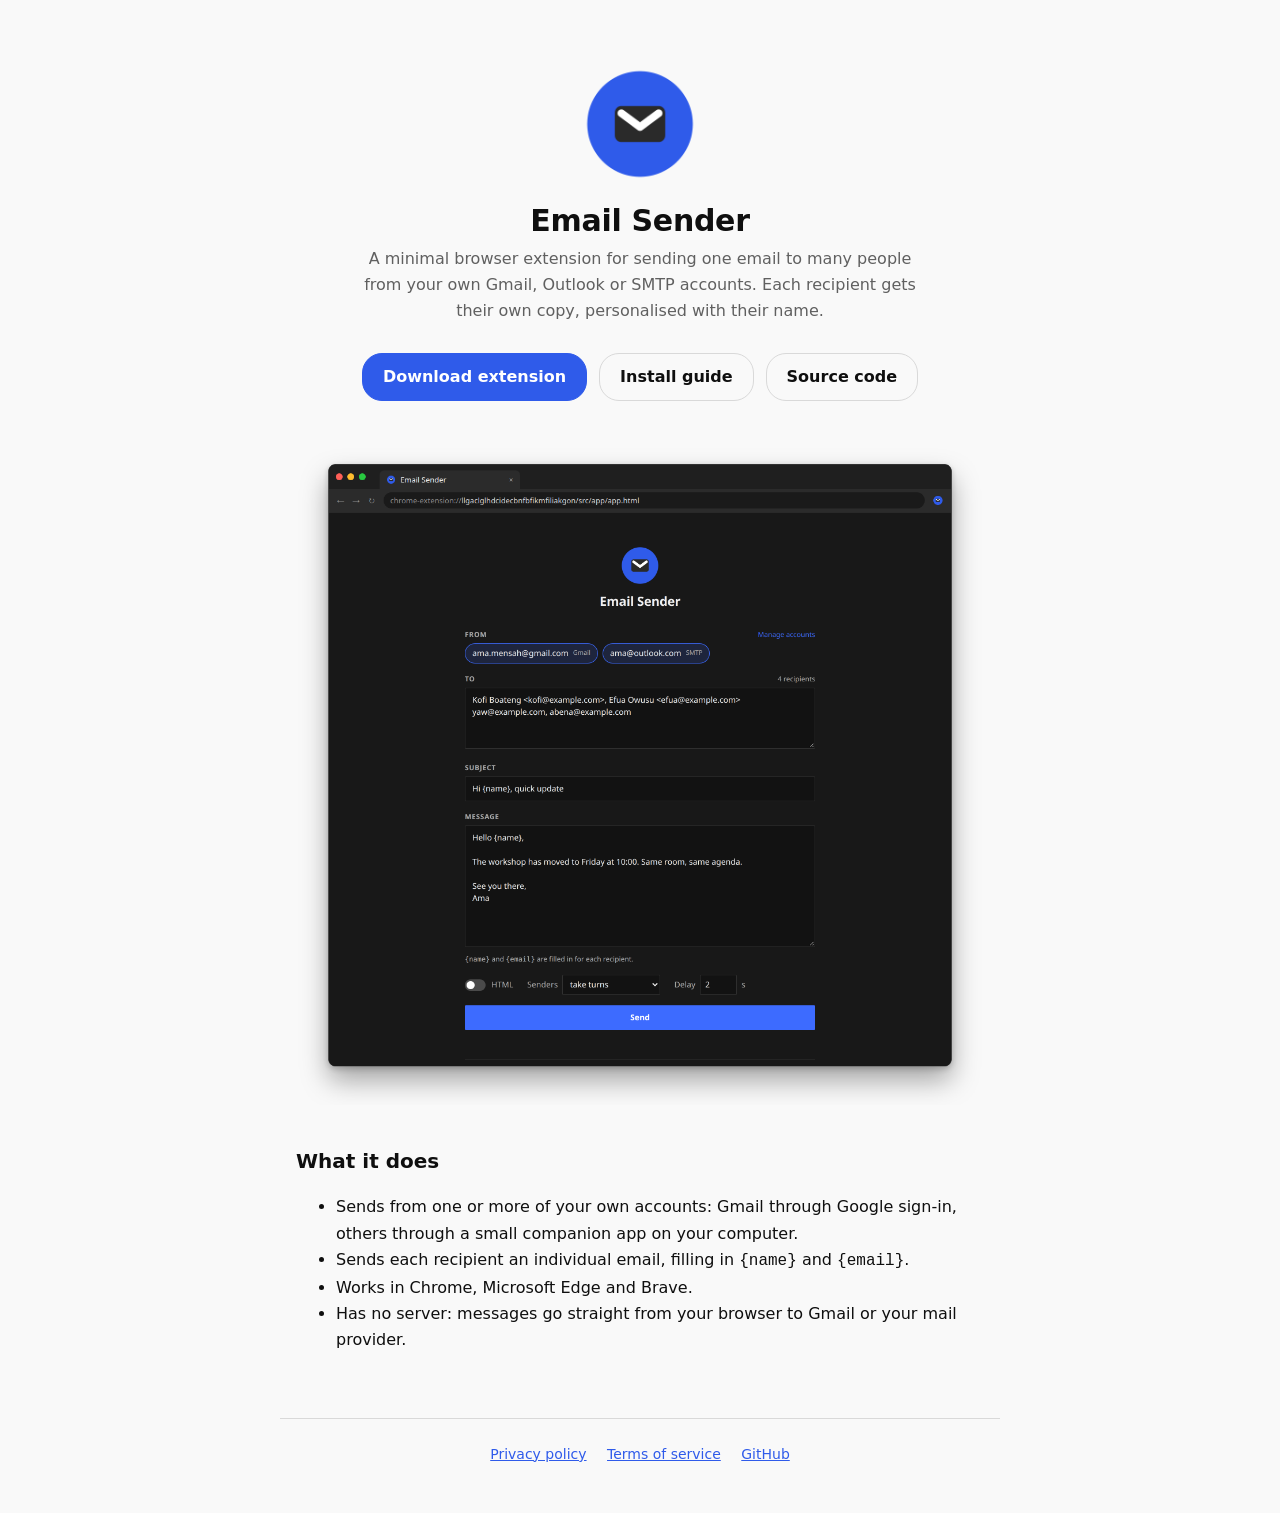
<file: docs/index.html>
<!doctype html>
<html lang="en">
<head>
<meta charset="utf-8">
<meta name="viewport" content="width=device-width, initial-scale=1">
<title>Email Sender</title>
<meta name="description" content="A minimal browser extension for sending one email to many people from your own Gmail, Outlook or SMTP accounts.">
<link rel="icon" href="logo.png">
<link rel="stylesheet" href="style.css">
</head>
<body>
<main>
  <div class="brand">
    <img src="logo.png" width="120" height="120" alt="">
    <h1>Email Sender</h1>
  </div>
  <p class="lead">A minimal browser extension for sending one email to many people from your own Gmail, Outlook or SMTP accounts. Each recipient gets their own copy, personalised with their name.</p>

  <div class="actions">
    <a class="button primary" href="https://github.com/Qharny/email/releases/latest/download/email-sender-extension.zip">Download extension</a>
    <a class="button" href="https://github.com/Qharny/email#installation-chrome-microsoft-edge-or-brave">Install guide</a>
    <a class="button" href="https://github.com/Qharny/email">Source code</a>
  </div>

  <img class="shot" src="screenshot.png" width="1194" height="1152" alt="The Email Sender composer in Google Chrome">

  <h2>What it does</h2>
  <ul>
    <li>Sends from one or more of your own accounts: Gmail through Google sign-in, others through a small companion app on your computer.</li>
    <li>Sends each recipient an individual email, filling in <code>{name}</code> and <code>{email}</code>.</li>
    <li>Works in Chrome, Microsoft Edge and Brave.</li>
    <li>Has no server: messages go straight from your browser to Gmail or your mail provider.</li>
  </ul>
</main>
<footer>
  <a href="privacy.html">Privacy policy</a>
  <a href="terms.html">Terms of service</a>
  <a href="https://github.com/Qharny/email">GitHub</a>
</footer>
</body>
</html>
</file>
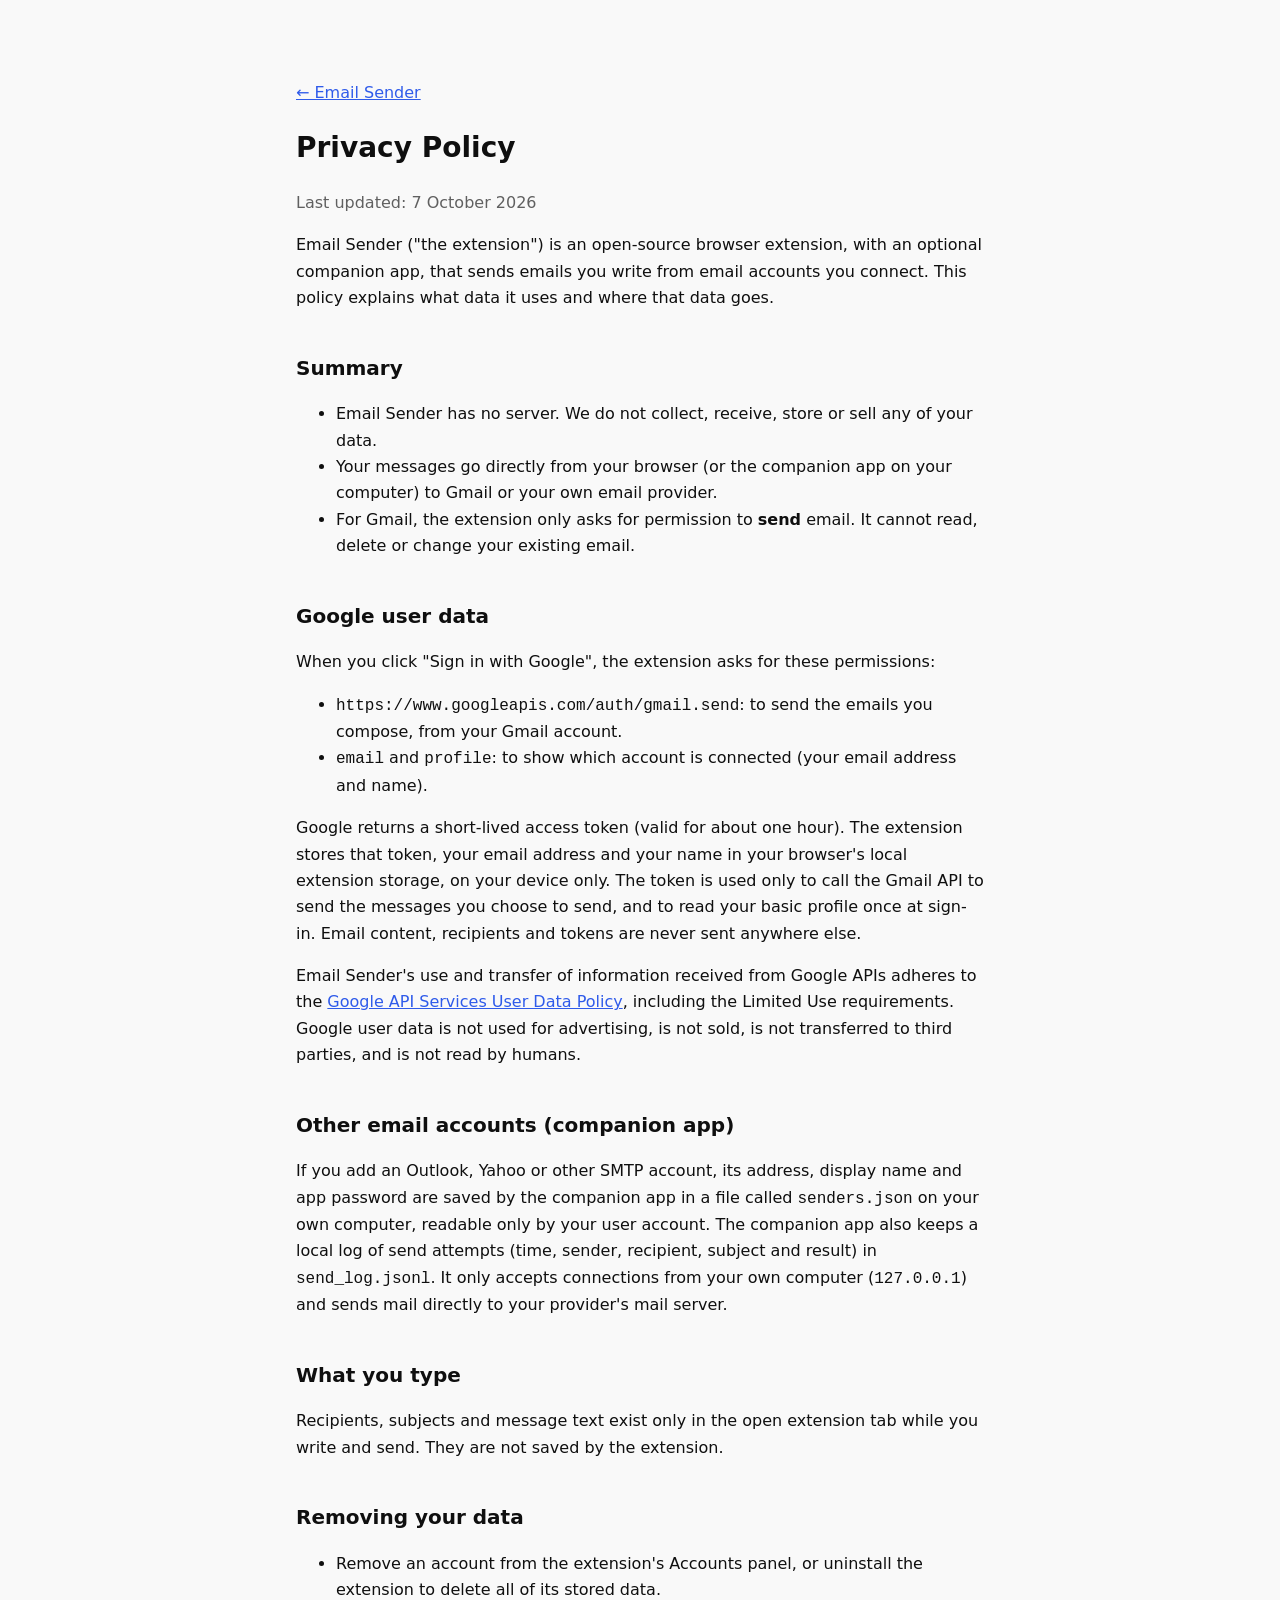
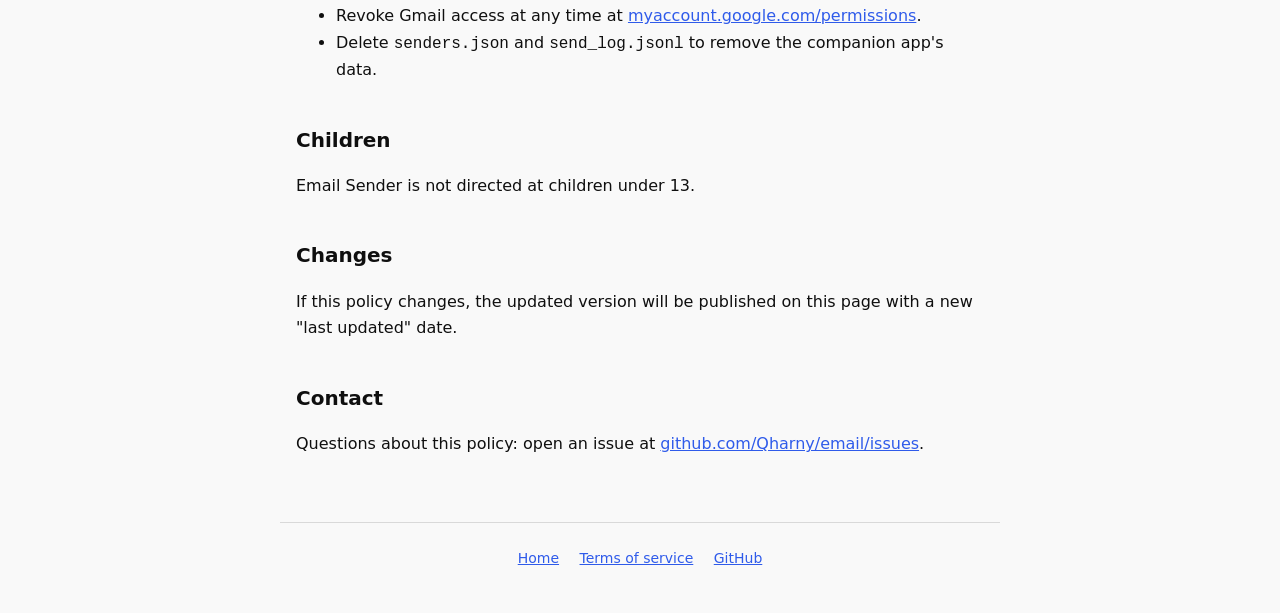
<file: docs/privacy.html>
<!doctype html>
<html lang="en">
<head>
<meta charset="utf-8">
<meta name="viewport" content="width=device-width, initial-scale=1">
<title>Privacy Policy · Email Sender</title>
<link rel="icon" href="logo.png">
<link rel="stylesheet" href="style.css">
</head>
<body>
<main class="doc">
  <p><a href="./">← Email Sender</a></p>
  <h1>Privacy Policy</h1>
  <p class="updated">Last updated: 7 October 2026</p>

  <p>Email Sender ("the extension") is an open-source browser extension, with an optional companion app, that sends emails you write from email accounts you connect. This policy explains what data it uses and where that data goes.</p>

  <h2>Summary</h2>
  <ul>
    <li>Email Sender has no server. We do not collect, receive, store or sell any of your data.</li>
    <li>Your messages go directly from your browser (or the companion app on your computer) to Gmail or your own email provider.</li>
    <li>For Gmail, the extension only asks for permission to <strong>send</strong> email. It cannot read, delete or change your existing email.</li>
  </ul>

  <h2>Google user data</h2>
  <p>When you click "Sign in with Google", the extension asks for these permissions:</p>
  <ul>
    <li><code>https://www.googleapis.com/auth/gmail.send</code>: to send the emails you compose, from your Gmail account.</li>
    <li><code>email</code> and <code>profile</code>: to show which account is connected (your email address and name).</li>
  </ul>
  <p>Google returns a short-lived access token (valid for about one hour). The extension stores that token, your email address and your name in your browser's local extension storage, on your device only. The token is used only to call the Gmail API to send the messages you choose to send, and to read your basic profile once at sign-in. Email content, recipients and tokens are never sent anywhere else.</p>
  <p>Email Sender's use and transfer of information received from Google APIs adheres to the <a href="https://developers.google.com/terms/api-services-user-data-policy">Google API Services User Data Policy</a>, including the Limited Use requirements. Google user data is not used for advertising, is not sold, is not transferred to third parties, and is not read by humans.</p>

  <h2>Other email accounts (companion app)</h2>
  <p>If you add an Outlook, Yahoo or other SMTP account, its address, display name and app password are saved by the companion app in a file called <code>senders.json</code> on your own computer, readable only by your user account. The companion app also keeps a local log of send attempts (time, sender, recipient, subject and result) in <code>send_log.jsonl</code>. It only accepts connections from your own computer (<code>127.0.0.1</code>) and sends mail directly to your provider's mail server.</p>

  <h2>What you type</h2>
  <p>Recipients, subjects and message text exist only in the open extension tab while you write and send. They are not saved by the extension.</p>

  <h2>Removing your data</h2>
  <ul>
    <li>Remove an account from the extension's Accounts panel, or uninstall the extension to delete all of its stored data.</li>
    <li>Revoke Gmail access at any time at <a href="https://myaccount.google.com/permissions">myaccount.google.com/permissions</a>.</li>
    <li>Delete <code>senders.json</code> and <code>send_log.jsonl</code> to remove the companion app's data.</li>
  </ul>

  <h2>Children</h2>
  <p>Email Sender is not directed at children under 13.</p>

  <h2>Changes</h2>
  <p>If this policy changes, the updated version will be published on this page with a new "last updated" date.</p>

  <h2>Contact</h2>
  <p>Questions about this policy: open an issue at <a href="https://github.com/Qharny/email/issues">github.com/Qharny/email/issues</a>.</p>
</main>
<footer>
  <a href="./">Home</a>
  <a href="terms.html">Terms of service</a>
  <a href="https://github.com/Qharny/email">GitHub</a>
</footer>
</body>
</html>
</file>
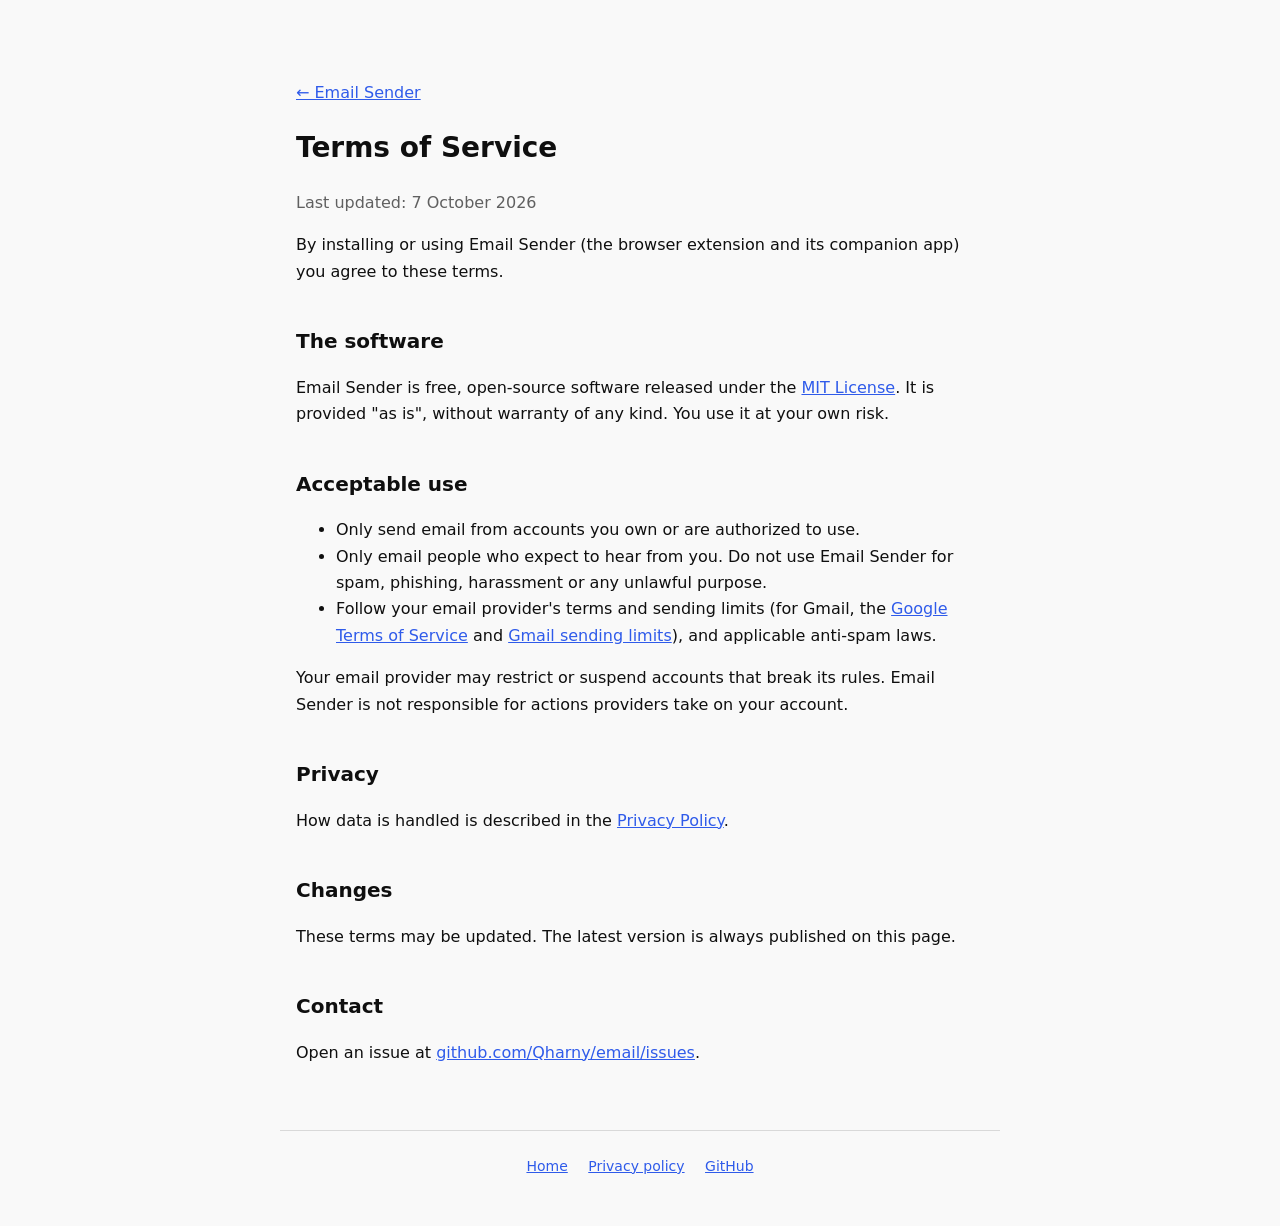
<file: docs/terms.html>
<!doctype html>
<html lang="en">
<head>
<meta charset="utf-8">
<meta name="viewport" content="width=device-width, initial-scale=1">
<title>Terms of Service · Email Sender</title>
<link rel="icon" href="logo.png">
<link rel="stylesheet" href="style.css">
</head>
<body>
<main class="doc">
  <p><a href="./">← Email Sender</a></p>
  <h1>Terms of Service</h1>
  <p class="updated">Last updated: 7 October 2026</p>

  <p>By installing or using Email Sender (the browser extension and its companion app) you agree to these terms.</p>

  <h2>The software</h2>
  <p>Email Sender is free, open-source software released under the <a href="https://github.com/Qharny/email/blob/main/LICENSE">MIT License</a>. It is provided "as is", without warranty of any kind. You use it at your own risk.</p>

  <h2>Acceptable use</h2>
  <ul>
    <li>Only send email from accounts you own or are authorized to use.</li>
    <li>Only email people who expect to hear from you. Do not use Email Sender for spam, phishing, harassment or any unlawful purpose.</li>
    <li>Follow your email provider's terms and sending limits (for Gmail, the <a href="https://policies.google.com/terms">Google Terms of Service</a> and <a href="https://support.google.com/mail/answer/22839">Gmail sending limits</a>), and applicable anti-spam laws.</li>
  </ul>
  <p>Your email provider may restrict or suspend accounts that break its rules. Email Sender is not responsible for actions providers take on your account.</p>

  <h2>Privacy</h2>
  <p>How data is handled is described in the <a href="privacy.html">Privacy Policy</a>.</p>

  <h2>Changes</h2>
  <p>These terms may be updated. The latest version is always published on this page.</p>

  <h2>Contact</h2>
  <p>Open an issue at <a href="https://github.com/Qharny/email/issues">github.com/Qharny/email/issues</a>.</p>
</main>
<footer>
  <a href="./">Home</a>
  <a href="privacy.html">Privacy policy</a>
  <a href="https://github.com/Qharny/email">GitHub</a>
</footer>
</body>
</html>
</file>
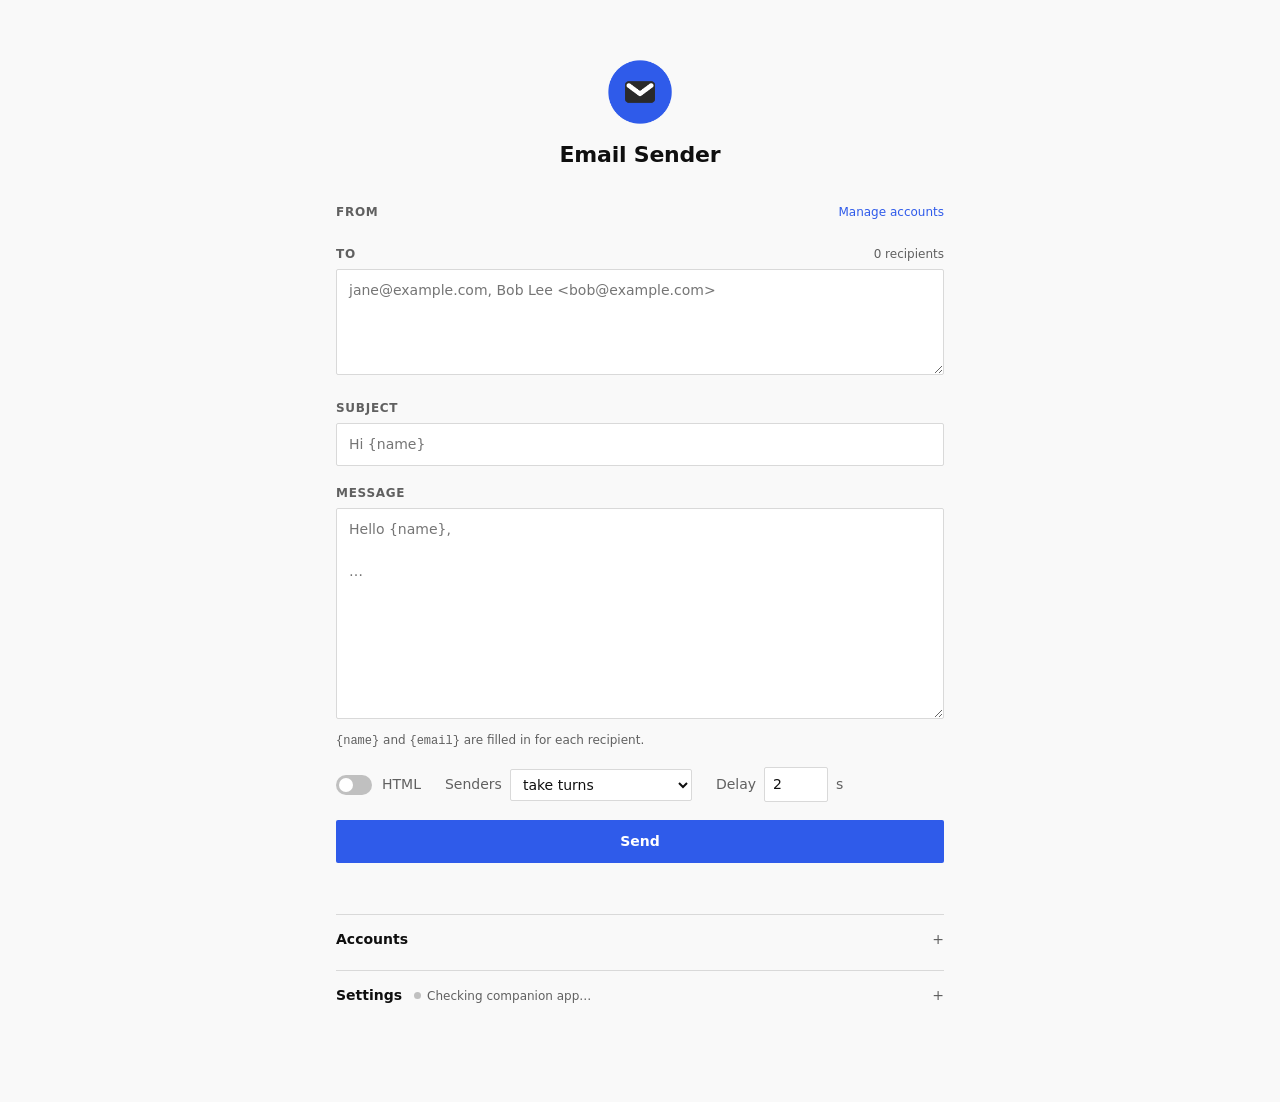
<file: extension/src/app/app.html>
<!doctype html>
<html lang="en">
<head>
<meta charset="utf-8">
<meta name="viewport" content="width=device-width, initial-scale=1">
<title>Email Sender</title>
<link rel="icon" href="../../assets/32x32.png">
<link rel="stylesheet" href="./app.css">
</head>
<body>
<main class="shell">
  <header class="brand">
    <img src="../../assets/logo.png" width="72" height="72" alt="">
    <h1>Email Sender</h1>
  </header>

  <form id="sendForm" class="composer" novalidate>
    <div class="field">
      <div class="field-head">
        <span class="label">From</span>
        <button type="button" class="link" id="manageBtn">Manage accounts</button>
      </div>
      <div id="from" class="pills"></div>
    </div>

    <div class="field">
      <div class="field-head">
        <label class="label" for="recipients">To</label>
        <span class="count" id="rcount">0 recipients</span>
      </div>
      <textarea id="recipients" name="recipients" rows="4" placeholder="jane@example.com, Bob Lee <bob@example.com>"></textarea>
    </div>

    <div class="field">
      <label class="label" for="subject">Subject</label>
      <input id="subject" name="subject" placeholder="Hi {name}">
    </div>

    <div class="field">
      <label class="label" for="body">Message</label>
      <textarea id="body" name="body" rows="9" placeholder="Hello {name},&#10;&#10;…"></textarea>
      <p class="hint"><code>{name}</code> and <code>{email}</code> are filled in for each recipient.</p>
    </div>

    <div class="options">
      <label class="toggle">
        <span class="switch"><input type="checkbox" name="html"><span class="slider"></span></span>
        HTML
      </label>
      <label class="inline">
        Senders
        <select name="mode">
          <option value="rotate">take turns</option>
          <option value="all">all send to everyone</option>
        </select>
      </label>
      <label class="inline">
        Delay
        <input class="num" name="delay" type="number" min="0" step="0.5" value="2">
        s
      </label>
    </div>

    <button id="sendBtn" class="primary">Send</button>
    <div class="msg" id="sendMsg"></div>
  </form>

  <section id="progress" class="progress" hidden>
    <div class="progress-head">
      <strong id="pStatus">Sending…</strong>
      <span class="count" id="pTotal"></span>
      <button type="button" class="link" id="cancelBtn">Stop</button>
    </div>
    <div class="bar"><div id="pBar"></div></div>
    <div class="stats"><span id="pSent"></span><span id="pFailed"></span></div>
    <p class="hint" id="keepOpen">Keep this tab open until sending finishes.</p>
    <div class="log" id="pLog"></div>
  </section>

  <details class="panel" id="accountsPanel">
    <summary>Accounts</summary>
    <div id="accounts" class="list"></div>
    <button type="button" id="googleBtn" class="secondary">Sign in with Google</button>
    <div class="msg" id="googleMsg"></div>

    <details class="sub" id="smtpBox">
      <summary>Add Outlook, Yahoo or another SMTP account</summary>
      <p class="hint">These send through the companion app (<code>python3 app.py</code>) on this computer.</p>
      <form id="smtpForm">
        <div class="grid">
          <label>Email<input name="email" type="email" required placeholder="you@outlook.com"></label>
          <label>Display name<input name="name" placeholder="Your Name"></label>
          <label class="wide">App password<input name="password" type="password" required autocomplete="new-password"></label>
          <label>SMTP host<input name="host" placeholder="auto"></label>
          <label>Port<input name="port" placeholder="auto"></label>
        </div>
        <button class="secondary">Verify &amp; save</button>
        <div class="msg" id="smtpMsg"></div>
      </form>
    </details>
  </details>

  <details class="panel" id="settingsPanel">
    <summary>
      Settings
      <span class="status"><span class="dot" id="localDot"></span><span id="localStatus">Checking companion app…</span></span>
    </summary>
    <form id="settingsForm">
      <label>Google OAuth client ID<input name="clientId" placeholder="….apps.googleusercontent.com"></label>
      <p class="hint">Redirect URI to register in Google Cloud: <code id="redirectUri"></code></p>
      <label>Companion app URL<input name="localUrl"></label>
      <button class="secondary">Save</button>
      <div class="msg" id="settingsMsg"></div>
    </form>
  </details>
</main>
<script type="module" src="./app.js"></script>
</body>
</html>
</file>
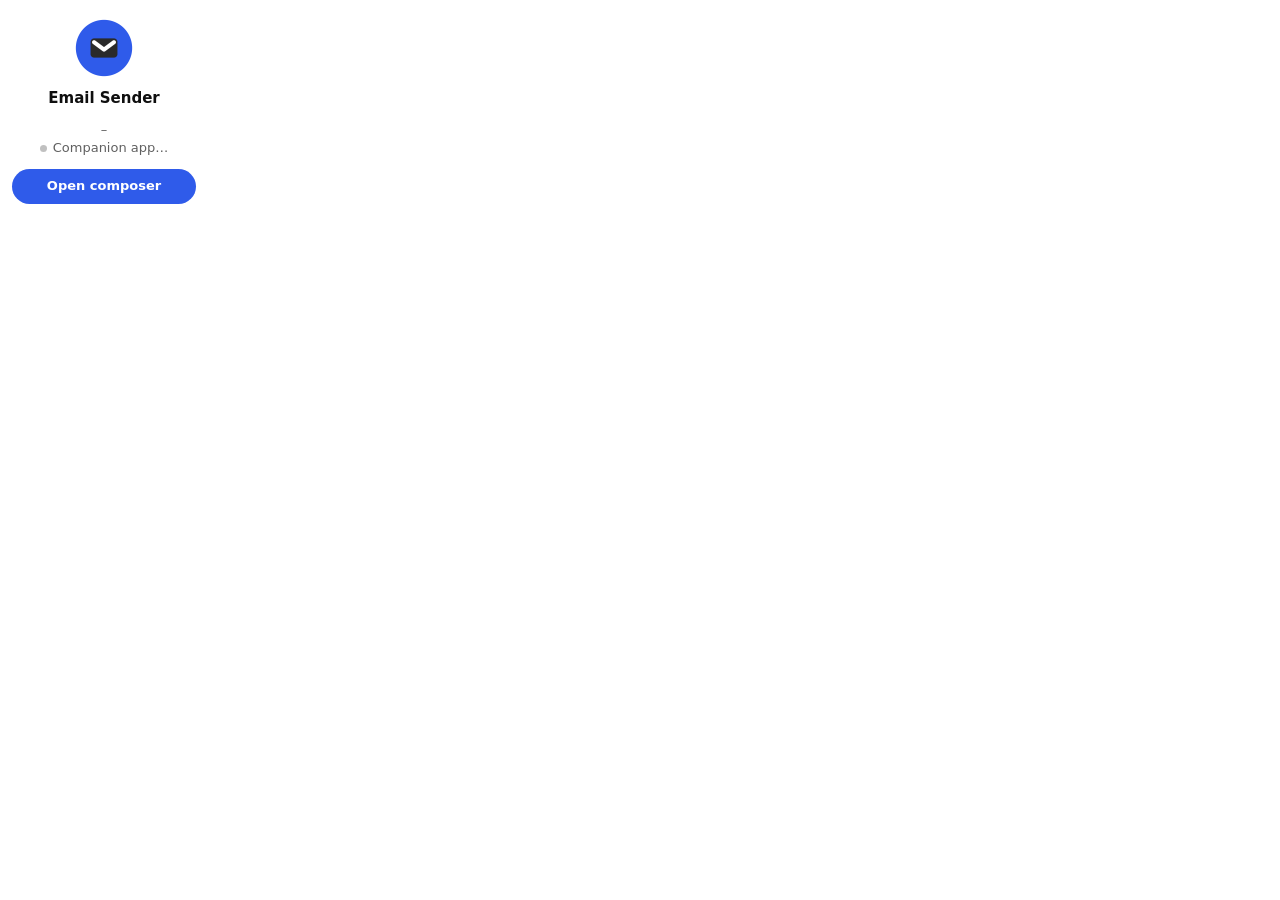
<file: extension/src/popup/popup.html>
<!doctype html>
<html lang="en">
<head>
<meta charset="utf-8">
<title>Email Sender</title>
<link rel="stylesheet" href="./popup.css">
</head>
<body>
  <div class="logo">
    <img src="../../assets/128x128.png" width="64" height="64" alt="">
    <h2>Email Sender</h2>
  </div>

  <ul class="status">
    <li><span id="senderCount">–</span></li>
    <li><span class="dot" id="localDot"></span><span id="localStatus">Companion app…</span></li>
  </ul>

  <button id="open">Open composer</button>

  <script src="./popup.js"></script>
</body>
</html>
</file>
<file: docs/style.css>
:root {
    --bg: #f9f9f9;
    --text: #0f0f0f;
    --muted: #606060;
    --border: #d9d9d9;
    --accent: #2f5bea;
}

@media (prefers-color-scheme: dark) {
    :root {
        --bg: #181818;
        --text: #f1f1f1;
        --muted: #aaaaaa;
        --border: #303030;
        --accent: #6d8cff;
    }
}

* {
    box-sizing: border-box;
}

body {
    margin: 0;
    background: var(--bg);
    color: var(--text);
    font: 16px/1.65 system-ui, -apple-system, "Segoe UI", Roboto, sans-serif;
}

main {
    max-width: 720px;
    margin: 0 auto;
    padding: 64px 16px 48px;
}

a {
    color: var(--accent);
}

.brand {
    display: flex;
    flex-direction: column;
    align-items: center;
    gap: 12px;
    text-align: center;
}

.brand h1 {
    margin: 0;
    font-size: 30px;
    letter-spacing: -0.01em;
}

.lead {
    max-width: 560px;
    margin: 0 auto;
    color: var(--muted);
    text-align: center;
}

.actions {
    display: flex;
    flex-wrap: wrap;
    justify-content: center;
    gap: 12px;
    margin: 28px 0 40px;
}

.button {
    display: inline-block;
    padding: 10px 20px;
    border: 1px solid var(--border);
    border-radius: 20px;
    color: var(--text);
    text-decoration: none;
    font-weight: 600;
}

.button.primary {
    border-color: var(--accent);
    background: var(--accent);
    color: #fff;
}

.shot {
    display: block;
    width: 100%;
    height: auto;
}

h2 {
    margin-top: 40px;
    font-size: 20px;
}

.doc h1 {
    font-size: 28px;
}

.updated {
    color: var(--muted);
}

footer {
    max-width: 720px;
    margin: 0 auto;
    padding: 24px 16px 48px;
    border-top: 1px solid var(--border);
    color: var(--muted);
    font-size: 14px;
    text-align: center;
}

footer a {
    margin: 0 8px;
}
</file>
<file: extension/src/app/app.css>
:root {
    --bg: #f9f9f9;
    --surface: #ffffff;
    --field: #ffffff;
    --text: #0f0f0f;
    --muted: #606060;
    --border: #d9d9d9;
    --accent: #2f5bea;
    --accent-soft: rgba(47, 91, 234, 0.1);
    --ok: #1f8a4c;
    --err: #c4352b;
    --off: #c0c0c0;
}

@media (prefers-color-scheme: dark) {
    :root {
        --bg: #181818;
        --surface: #212121;
        --field: #121212;
        --text: #f1f1f1;
        --muted: #aaaaaa;
        --border: #303030;
        --accent: #3d6bff;
        --accent-soft: rgba(61, 107, 255, 0.16);
        --ok: #4cc27f;
        --err: #ff6b5e;
        --off: #4a4a4a;
    }
}

* {
    box-sizing: border-box;
}

body {
    margin: 0;
    background: var(--bg);
    color: var(--text);
    font: 14px/1.5 system-ui, -apple-system, "Segoe UI", Roboto, sans-serif;
}

.shell {
    max-width: 640px;
    margin: 0 auto;
    padding: 56px 16px 96px;
    display: flex;
    flex-direction: column;
    gap: 20px;
}

/* ---------- brand ---------- */

.brand {
    display: flex;
    flex-direction: column;
    align-items: center;
    gap: 10px;
    margin-bottom: 12px;
}

.brand h1 {
    margin: 0;
    font-size: 22px;
    font-weight: 650;
    letter-spacing: -0.01em;
}

/* ---------- fields ---------- */

.composer {
    display: flex;
    flex-direction: column;
    gap: 18px;
}

.field-head {
    display: flex;
    align-items: baseline;
    justify-content: space-between;
    margin-bottom: 6px;
}

.label {
    font-size: 12px;
    font-weight: 600;
    text-transform: uppercase;
    letter-spacing: 0.06em;
    color: var(--muted);
}

.field > .label {
    display: block;
    margin-bottom: 6px;
}

input,
textarea,
select {
    width: 100%;
    padding: 10px 12px;
    border: 1px solid var(--border);
    border-radius: 2px;
    background: var(--field);
    color: var(--text);
    font: inherit;
}

textarea {
    resize: vertical;
}

input:focus,
textarea:focus,
select:focus {
    outline: none;
    border-color: var(--accent);
}

code {
    font: 12px ui-monospace, SFMono-Regular, Menlo, monospace;
}

.hint {
    margin: 6px 0 0;
    font-size: 12px;
    color: var(--muted);
    overflow-wrap: anywhere;
}

.count {
    font-size: 12px;
    color: var(--muted);
    font-variant-numeric: tabular-nums;
}

/* ---------- sender pills ---------- */

.pills {
    display: flex;
    flex-wrap: wrap;
    gap: 8px;
}

.pill {
    position: relative;
    display: inline-flex;
    align-items: center;
    gap: 8px;
    padding: 6px 12px;
    border: 1px solid var(--border);
    border-radius: 18px;
    background: var(--field);
    cursor: pointer;
    user-select: none;
}

.pill input {
    position: absolute;
    opacity: 0;
    width: 0;
    height: 0;
}

.pill:has(input:checked) {
    border-color: var(--accent);
    background: var(--accent-soft);
}

.pill:has(input:focus-visible) {
    outline: 2px solid var(--accent);
    outline-offset: 2px;
}

.pill small,
.badge {
    font-size: 11px;
    color: var(--muted);
}

.empty {
    color: var(--muted);
}

/* ---------- options row ---------- */

.options {
    display: flex;
    flex-wrap: wrap;
    align-items: center;
    gap: 12px 24px;
    color: var(--muted);
}

.inline {
    display: inline-flex;
    align-items: center;
    gap: 8px;
}

.inline select {
    width: auto;
    padding: 6px 8px;
}

.num {
    width: 64px;
    padding: 6px 8px;
}

/* toggle switch */
.toggle {
    display: inline-flex;
    align-items: center;
    gap: 10px;
    cursor: pointer;
}

.switch {
    position: relative;
    display: inline-block;
    width: 36px;
    height: 20px;
}

.switch input {
    opacity: 0;
    width: 0;
    height: 0;
}

.slider {
    position: absolute;
    inset: 0;
    border-radius: 20px;
    background: var(--off);
    transition: background-color 0.2s;
}

.slider::before {
    content: "";
    position: absolute;
    left: 3px;
    bottom: 3px;
    width: 14px;
    height: 14px;
    border-radius: 50%;
    background: #fff;
    transition: transform 0.2s;
}

.switch input:checked + .slider {
    background: var(--accent);
}

.switch input:checked + .slider::before {
    transform: translateX(16px);
}

.switch input:focus-visible + .slider {
    outline: 2px solid var(--accent);
    outline-offset: 2px;
}

/* ---------- buttons ---------- */

button {
    font: inherit;
    cursor: pointer;
}

button:disabled {
    opacity: 0.5;
    cursor: default;
}

.primary {
    padding: 11px 16px;
    border: 0;
    border-radius: 2px;
    background: var(--accent);
    color: #fff;
    font-weight: 600;
}

.primary:hover:not(:disabled) {
    filter: brightness(1.1);
}

.secondary {
    padding: 8px 14px;
    border: 1px solid var(--border);
    border-radius: 18px;
    background: transparent;
    color: var(--text);
    font-weight: 500;
}

.secondary:hover:not(:disabled) {
    background: var(--surface);
}

.link {
    padding: 0;
    border: 0;
    background: none;
    color: var(--accent);
    font-size: 12px;
}

.msg {
    min-height: 1em;
    font-size: 13px;
}

.msg.err {
    color: var(--err);
}

.msg.ok {
    color: var(--ok);
}

/* ---------- progress ---------- */

.progress {
    padding: 16px;
    border: 1px solid var(--border);
    background: var(--surface);
}

.progress-head {
    display: flex;
    align-items: baseline;
    gap: 12px;
}

.progress-head .link {
    margin-left: auto;
}

.bar {
    height: 4px;
    margin: 12px 0 8px;
    background: var(--border);
    overflow: hidden;
}

.bar div {
    width: 0;
    height: 100%;
    background: var(--accent);
    transition: width 0.3s;
}

.stats {
    display: flex;
    gap: 16px;
    font-size: 13px;
    font-variant-numeric: tabular-nums;
}

.log {
    max-height: 240px;
    margin-top: 10px;
    overflow: auto;
    font: 12px/1.6 ui-monospace, SFMono-Regular, Menlo, monospace;
}

.log div {
    border-top: 1px solid var(--border);
    padding: 2px 0;
    overflow-wrap: anywhere;
}

.log .ok {
    color: var(--ok);
}

.log .err {
    color: var(--err);
}

.log .via {
    color: var(--muted);
}

/* ---------- panels ---------- */

.panel {
    border-top: 1px solid var(--border);
    padding-top: 14px;
}

.panel > summary {
    display: flex;
    align-items: center;
    gap: 12px;
    cursor: pointer;
    font-weight: 600;
    list-style: none;
}

.panel > summary::-webkit-details-marker {
    display: none;
}

.panel > summary::after {
    content: "+";
    margin-left: auto;
    color: var(--muted);
    font-weight: 400;
}

.panel[open] > summary::after {
    content: "–";
}

.panel > :not(summary) {
    margin-top: 12px;
}

.panel form {
    display: flex;
    flex-direction: column;
    gap: 12px;
}

.panel label {
    display: flex;
    flex-direction: column;
    gap: 4px;
    font-size: 13px;
    color: var(--muted);
}

.status {
    display: inline-flex;
    align-items: center;
    gap: 6px;
    font-size: 12px;
    font-weight: 400;
    color: var(--muted);
}

.dot {
    width: 7px;
    height: 7px;
    border-radius: 50%;
    background: var(--off);
}

.dot.on {
    background: var(--ok);
}

.list .row {
    display: flex;
    align-items: center;
    gap: 10px;
    padding: 8px 0;
    border-bottom: 1px solid var(--border);
}

.list .who {
    flex: 1;
    min-width: 0;
    overflow: hidden;
    text-overflow: ellipsis;
}

.list .who small {
    display: block;
    color: var(--muted);
}

.sub > summary {
    cursor: pointer;
    font-size: 13px;
    color: var(--muted);
}

.grid {
    display: grid;
    grid-template-columns: 1fr 1fr;
    gap: 12px;
}

.grid .wide {
    grid-column: 1 / -1;
}

@media (max-width: 480px) {
    .grid {
        grid-template-columns: 1fr;
    }
}
</file>
<file: extension/src/popup/popup.css>
:root {
    --bg: #ffffff;
    --text: #0f0f0f;
    --muted: #606060;
    --accent: #2f5bea;
    --ok: #1f8a4c;
    --off: #c0c0c0;
}

@media (prefers-color-scheme: dark) {
    :root {
        --bg: #181818;
        --text: #f1f1f1;
        --muted: #aaaaaa;
        --accent: #3d6bff;
        --ok: #4cc27f;
        --off: #4a4a4a;
    }
}

* {
    box-sizing: border-box;
}

body {
    width: 13rem;
    margin: 0;
    padding: 1rem 0.75rem;
    display: flex;
    align-items: center;
    flex-direction: column;
    gap: 0.75rem;
    background: var(--bg);
    color: var(--text);
    font: 13px/1.4 system-ui, -apple-system, "Segoe UI", sans-serif;
}

.logo {
    display: flex;
    align-items: center;
    flex-direction: column;
}

.logo h2 {
    margin: 0.5rem 0 0;
    font-size: 15px;
    font-weight: 650;
}

.status {
    list-style: none;
    margin: 0;
    padding: 0;
    color: var(--muted);
    text-align: center;
}

.status li {
    display: flex;
    align-items: center;
    justify-content: center;
    gap: 6px;
}

.dot {
    width: 7px;
    height: 7px;
    border-radius: 50%;
    background: var(--off);
}

.dot.on {
    background: var(--ok);
}

button {
    width: 100%;
    padding: 8px 12px;
    border: 0;
    border-radius: 18px;
    background: var(--accent);
    color: #fff;
    font: inherit;
    font-weight: 600;
    cursor: pointer;
}

button:hover {
    filter: brightness(1.1);
}
</file>
